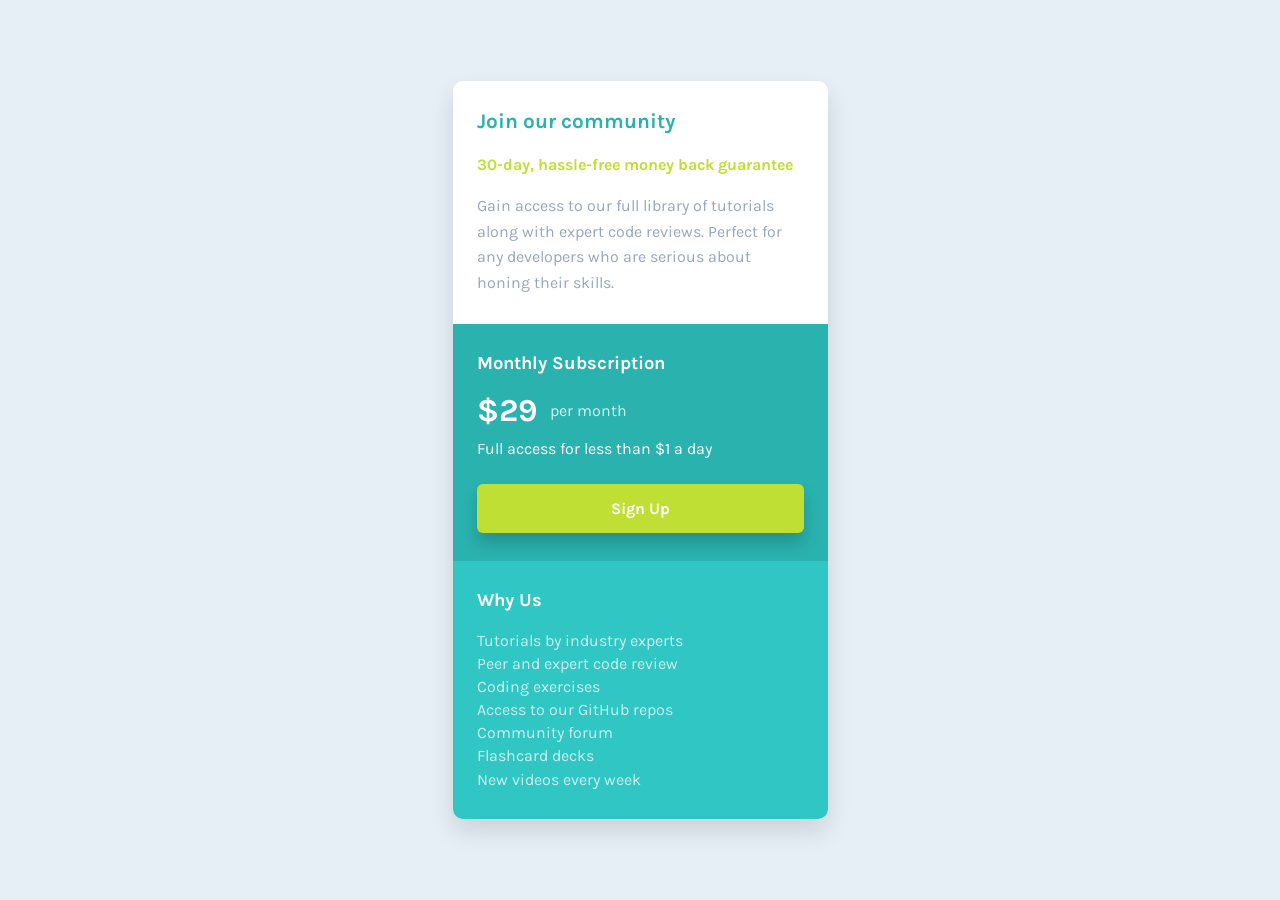
<file: mobile.html>
<!DOCTYPE html>
<html lang="en">
<head>
	<meta charset="UTF-8">
	<meta name="viewport" content="width=device-width, initial-scale=1.0">
	<title>Single Price Grid - Mobile</title>
	<link rel="preconnect" href="https://fonts.googleapis.com">
	<link rel="preconnect" href="https://fonts.gstatic.com" crossorigin>
	<link href="https://fonts.googleapis.com/css2?family=Karla:wght@400;700&display=swap" rel="stylesheet">
	<link rel="stylesheet" href="mobile.css">
</head>
<body>
	<main class="wrapper">
		<article class="card">
			<section class="community">
				<h1>Join our community</h1>
				<h2>30-day, hassle-free money back guarantee</h2>
				<p>
					Gain access to our full library of tutorials along with expert code reviews.
					Perfect for any developers who are serious about honing their skills.
				</p>
			</section>

			<section class="subscribe">
				<h2>Monthly Subscription</h2>
				<p class="price"><span class="amount">$29</span> per month</p>
				<p class="tagline">Full access for less than $1 a day</p>
				<button type="button">Sign Up</button>
			</section>

			<section class="why">
				<h2>Why Us</h2>
				<p>
					Tutorials by industry experts<br>
					Peer and expert code review<br>
					Coding exercises<br>
					Access to our GitHub repos<br>
					Community forum<br>
					Flashcard decks<br>
					New videos every week
				</p>
			</section>
		</article>
	</main>
</body>
</html>
</file>
<file: mobile.css>
:root {
	--teal-500: hsl(179, 62%, 43%);
	--green-400: hsl(71, 73%, 54%);
	--teal-100: hsl(204, 43%, 93%);
	--gray-500: hsl(218, 22%, 67%);
	--white: hsl(0, 0%, 100%);
}

* {
	box-sizing: border-box;
}

body {
	margin: 0;
	min-height: 100vh;
	font-family: "Karla", sans-serif;
	font-size: 16px;
	background-color: var(--teal-100);
	color: var(--gray-500);
}

.wrapper {
	display: grid;
	place-items: center;
	min-height: 100vh;
	padding: 72px 24px;
}

.card {
	width: min(100%, 375px);
	border-radius: 10px;
	overflow: hidden;
	box-shadow: 0 12px 24px hsla(0, 0%, 0%, 0.12);
}

.community,
.subscribe,
.why {
	padding: 28px 24px;
}

.community {
	background: var(--white);
}

.community h1 {
	margin: 0 0 20px;
	color: var(--teal-500);
	font-size: 1.3rem;
}

.community h2 {
	margin: 0 0 16px;
	color: var(--green-400);
	font-size: 1rem;
	line-height: 1.5;
}

.community p {
	margin: 0;
	line-height: 1.6;
}

.subscribe {
	background: var(--teal-500);
	color: var(--white);
}

.subscribe h2,
.why h2 {
	margin: 0 0 18px;
	font-size: 1.15rem;
	color: var(--white);
}

.price {
	margin: 0;
	display: flex;
	align-items: center;
	gap: 12px;
	color: hsla(0, 0%, 100%, 0.8);
}

.amount {
	color: var(--white);
	font-size: 2rem;
	font-weight: 700;
}

.tagline {
	margin: 10px 0 26px;
}

.subscribe button {
	width: 100%;
	border: 0;
	border-radius: 6px;
	padding: 15px 18px;
	font: inherit;
	font-weight: 700;
	background: var(--green-400);
	color: var(--white);
	cursor: pointer;
	box-shadow: 0 10px 16px hsla(0, 0%, 0%, 0.18);
	transition: transform 120ms ease, box-shadow 120ms ease;
}

.subscribe button:hover {
	transform: translateY(-2px);
	box-shadow: 0 14px 20px hsla(0, 0%, 0%, 0.22);
}

.why {
	background: hsl(179, 62%, 48%);
	color: hsla(0, 0%, 100%, 0.75);
}

.why p {
	margin: 0;
	line-height: 1.45;
}
</file>
